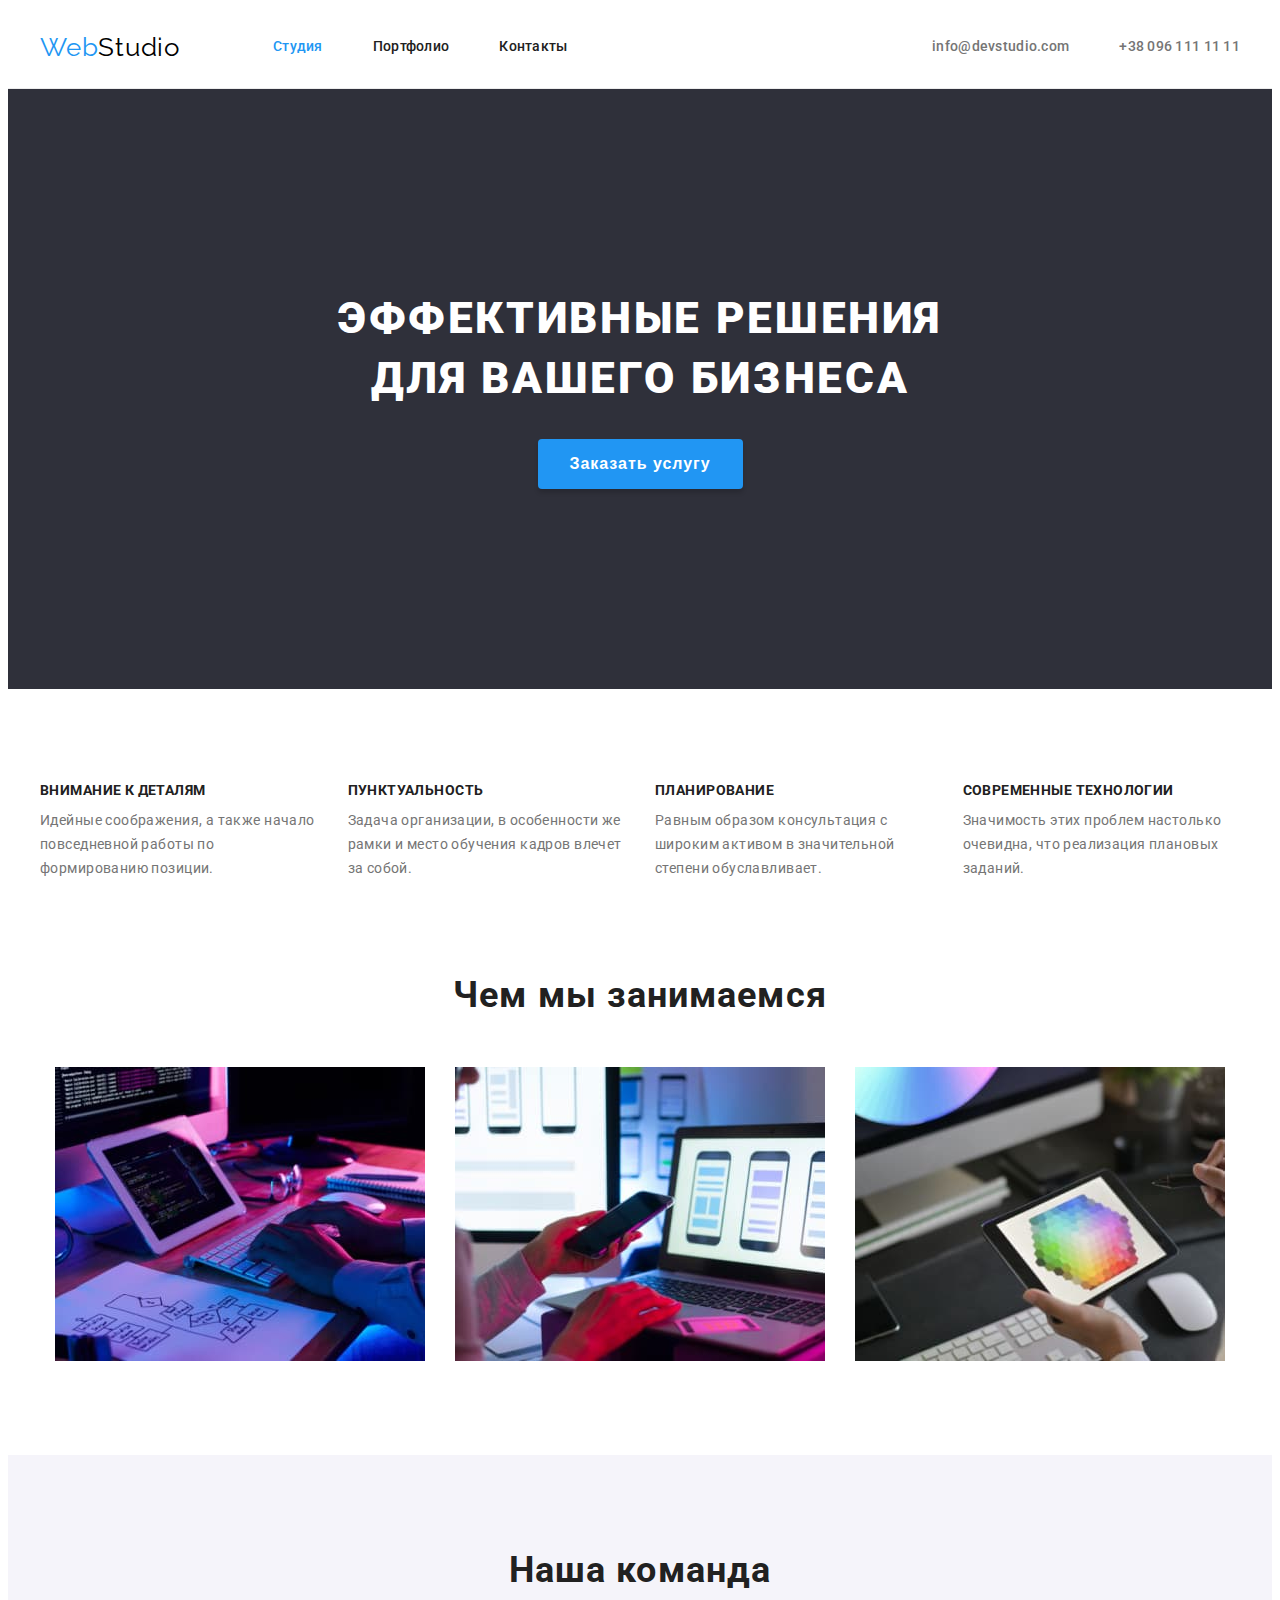
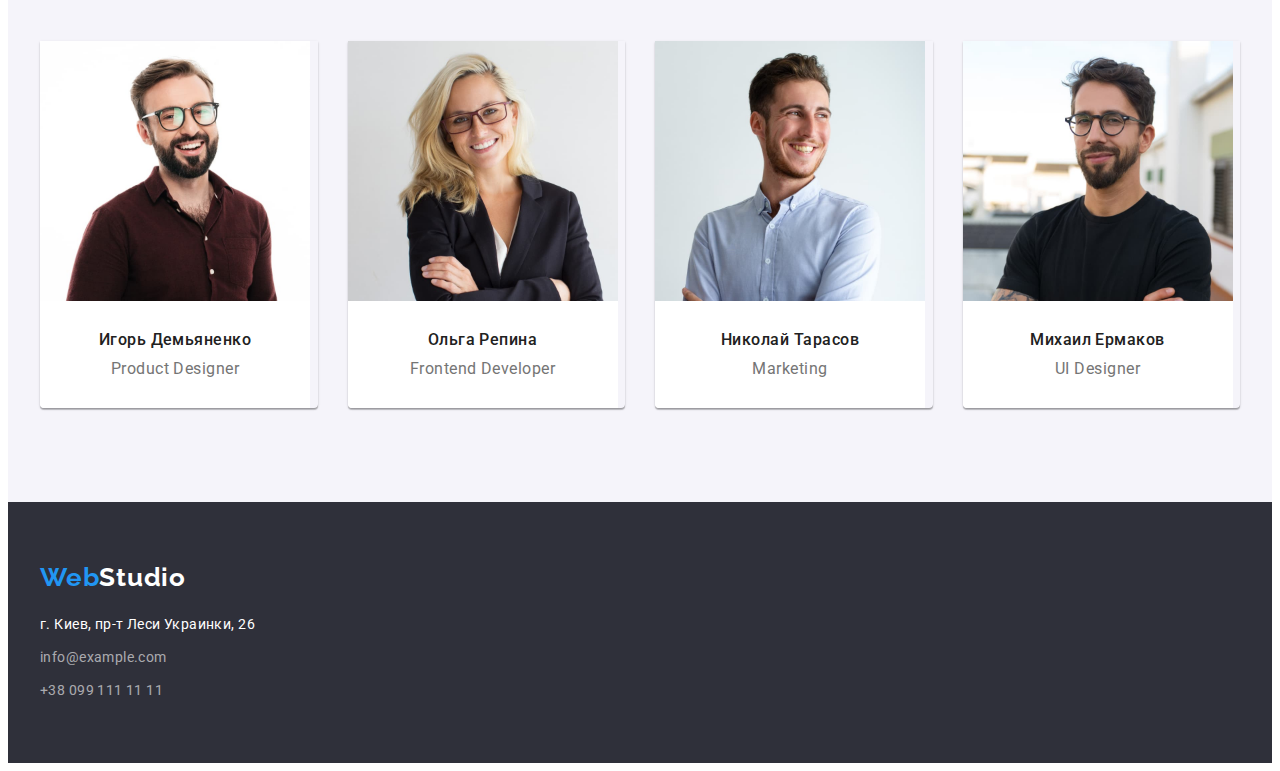
<file: index.html>
<!DOCTYPE html>
<html lang="ru">
  <head>
    <meta charset="UTF-8" />
    <meta http-equiv="X-UA-Compatible" content="IE=edge" />
    <meta name="viewport" content="width=device-width, initial-scale=1.0" />
    <title>WebStudio</title>
    <link rel="preconnect" href="https://fonts.gstatic.com" />
    <link
      href="https://fonts.googleapis.com/css2?family=Raleway:wght@700&family=Roboto:wght@400;500;700;900&display=swap"
      rel="stylesheet"
    />
    <link
      rel="stylesheet"
      href="https://cdnjs.cloudflare.com/ajax/libs/modern-normalize/1.1.0/modern-normalize.min.css"
      integrity="sha512-wpPYUAdjBVSE4KJnH1VR1HeZfpl1ub8YT/NKx4PuQ5NmX2tKuGu6U/JRp5y+Y8XG2tV+wKQpNHVUX03MfMFn9Q=="
      crossorigin="anonymous"
      referrerpolicy="no-referrer"
    />
    <link rel="stylesheet" href="./css/styles.css" />
  </head>
  <body>
    <!--==========================================HEADER======================================= -->
    <header class="header">
      <div class="container header-container">
        <nav class="navigation">
          <a class="logo-link link" href="./index.html">
            <span class="logo-edd-color">Web</span>Studio</a
          >
          <ul class="list menu">
            <li class="menu-item">
              <a class="menu-link link current" href="">Студия</a>
            </li>

            <li class="menu-item">
              <a class="link menu-link" href="./portfolio.html">Портфолио</a>
            </li>

            <li class="menu-item">
              <a class="link menu-link" href="">Контакты</a>
            </li>
          </ul>
        </nav>
        <ul class="list header-list">
          <li class="contact-list">
            <a class="contact-link link" href="mailto:info@devstudio.com">info@devstudio.com</a>
          </li>

          <li class="contact-list">
            <a class="contact-link link" href="tel:+380961111111">+38 096 111 11 11</a>
          </li>
        </ul>
      </div>
    </header>
    <!--==========================================MAIN============================================-->
    <main class="main-content">
      <!--============================HERO============================-->
      <section class="hero">
        <div class="container hero-container">
          <h1 class="hero-title">
            Эффективные решения <br />
            для вашего бизнеса
          </h1>
          <button class="hero-button" type="button">Заказать услугу</button>
        </div>
      </section>
      <!--=====================Features OF OUR COMPANY=================-->
      <section class="section">
        <div class="container feature-container">
          <h2 class="visually-hidden">Особенности</h2>
          <ul class="list feature-list">
            <li class="feature-list-item">
              <h3 class="feature-section-title">Внимание к деталям</h3>
              <p class="feature-text">
                Идейные соображения, а также начало повседневной работы по формированию позиции.
              </p>
            </li>
            <li class="feature-list-item">
              <h3 class="feature-section-title">Пунктуальность</h3>
              <p class="feature-text">
                Задача организации, в особенности же рамки и место обучения кадров влечет за собой.
              </p>
            </li>
            <li class="feature-list-item">
              <h3 class="feature-section-title">Планирование</h3>
              <p class="feature-text">
                Равным образом консультация с широким активом в значительной степени обуславливает.
              </p>
            </li>
            <li class="feature-list-item">
              <h3 class="feature-section-title">Современные технологии</h3>
              <p class="feature-text">
                Значимость этих проблем настолько очевидна, что реализация плановых заданий.
              </p>
            </li>
          </ul>
        </div>
      </section>
      <!--=========================WHAT-WE-DO=============================-->
      <section class="servises-section">
        <div class="container servises-container">
          <h2 class="section-title">Чем мы занимаемся</h2>
          <ul class="list servises-list">
            <li class="servises-item">
              <img
                src="./images/what-we-do/img-1.jpg"
                alt="человек пишет программу"
                width="370"
                height="294"
              />
            </li>
            <li class="servises-item">
              <img
                src="./images/what-we-do/img-2.jpg"
                alt="человек выбирает телефон"
                width="370"
                height="294"
              />
            </li>
            <li class="servises-item">
              <img
                src="./images/what-we-do/img-3.jpg"
                alt="человек выбирает цвет"
                width="370"
                height="294"
              />
            </li>
          </ul>
        </div>
      </section>
      <!--===========================TEAM==================================-->
      <section class="team-section section">
        <div class="container">
          <h2 class="section-title">Наша команда</h2>
          <ul class="list team-list">
            <li class="team-item">
              <img
                src="./images/team/igor-demyanenko.jpg"
                alt="Фотография Игоря"
                width="270"
                height="260"
              />
              <div class="team-card">
                <h3 class="team-title">Игорь Демьяненко</h3>
                <p class="team-section-text" lang="en">Product Designer</p>
              </div>
            </li>
            <li class="team-item">
              <img
                src="./images/team/olga-repina.jpg"
                alt="Фотография Ольги"
                width="270"
                height="260"
              />
              <div class="team-card">
                <h3 class="team-title">Ольга Репина</h3>
                <p class="team-section-text" lang="en">Frontend Developer</p>
              </div>
            </li>
            <li class="team-item">
              <img
                src="./images/team/nikolai-tarasov.jpg"
                alt="Фотография Николая"
                width="270"
                height="260"
              />
              <div class="team-card">
                <h3 class="team-title">Николай Тарасов</h3>
                <p class="team-section-text" lang="en">Marketing</p>
              </div>
            </li>
            <li class="team-item">
              <img
                src="./images/team/mikhail-yermakov.jpg"
                alt="Фотография Михаила"
                width="270"
                height="260"
              />
              <div class="team-card">
                <h3 class="team-title">Михаил Ермаков</h3>
                <p class="team-section-text" lang="en">UI Designer</p>
              </div>
            </li>
          </ul>
        </div>
      </section>
    </main>
    <!--========================FOOTER=========================-->
    <footer class="footer">
      <div class="container">
        <a class="logo-footer link" href="./index.html">
          <span class="logo-edd-color">Web</span>Studio</a
        >
        <address>
          <ul class="list">
            <li class="address-item">
              <a
                class="link location"
                href="https://goo.gl/maps/JiytWzf6D41wnPAV6"
                target="_blank"
                rel="noopener noreferrer"
                >г. Киев, пр-т Леси Украинки, 26</a
              >
            </li>
            <li class="address-item">
              <a class="link address-company" href="mailto:info@example.com">info@example.com</a>
            </li>
            <li class="address-item">
              <a class="link address-company" href="tel:+380991111111">+38 099 111 11 11</a>
            </li>
          </ul>
        </address>
      </div>
    </footer>
  </body>
</html>
</file>
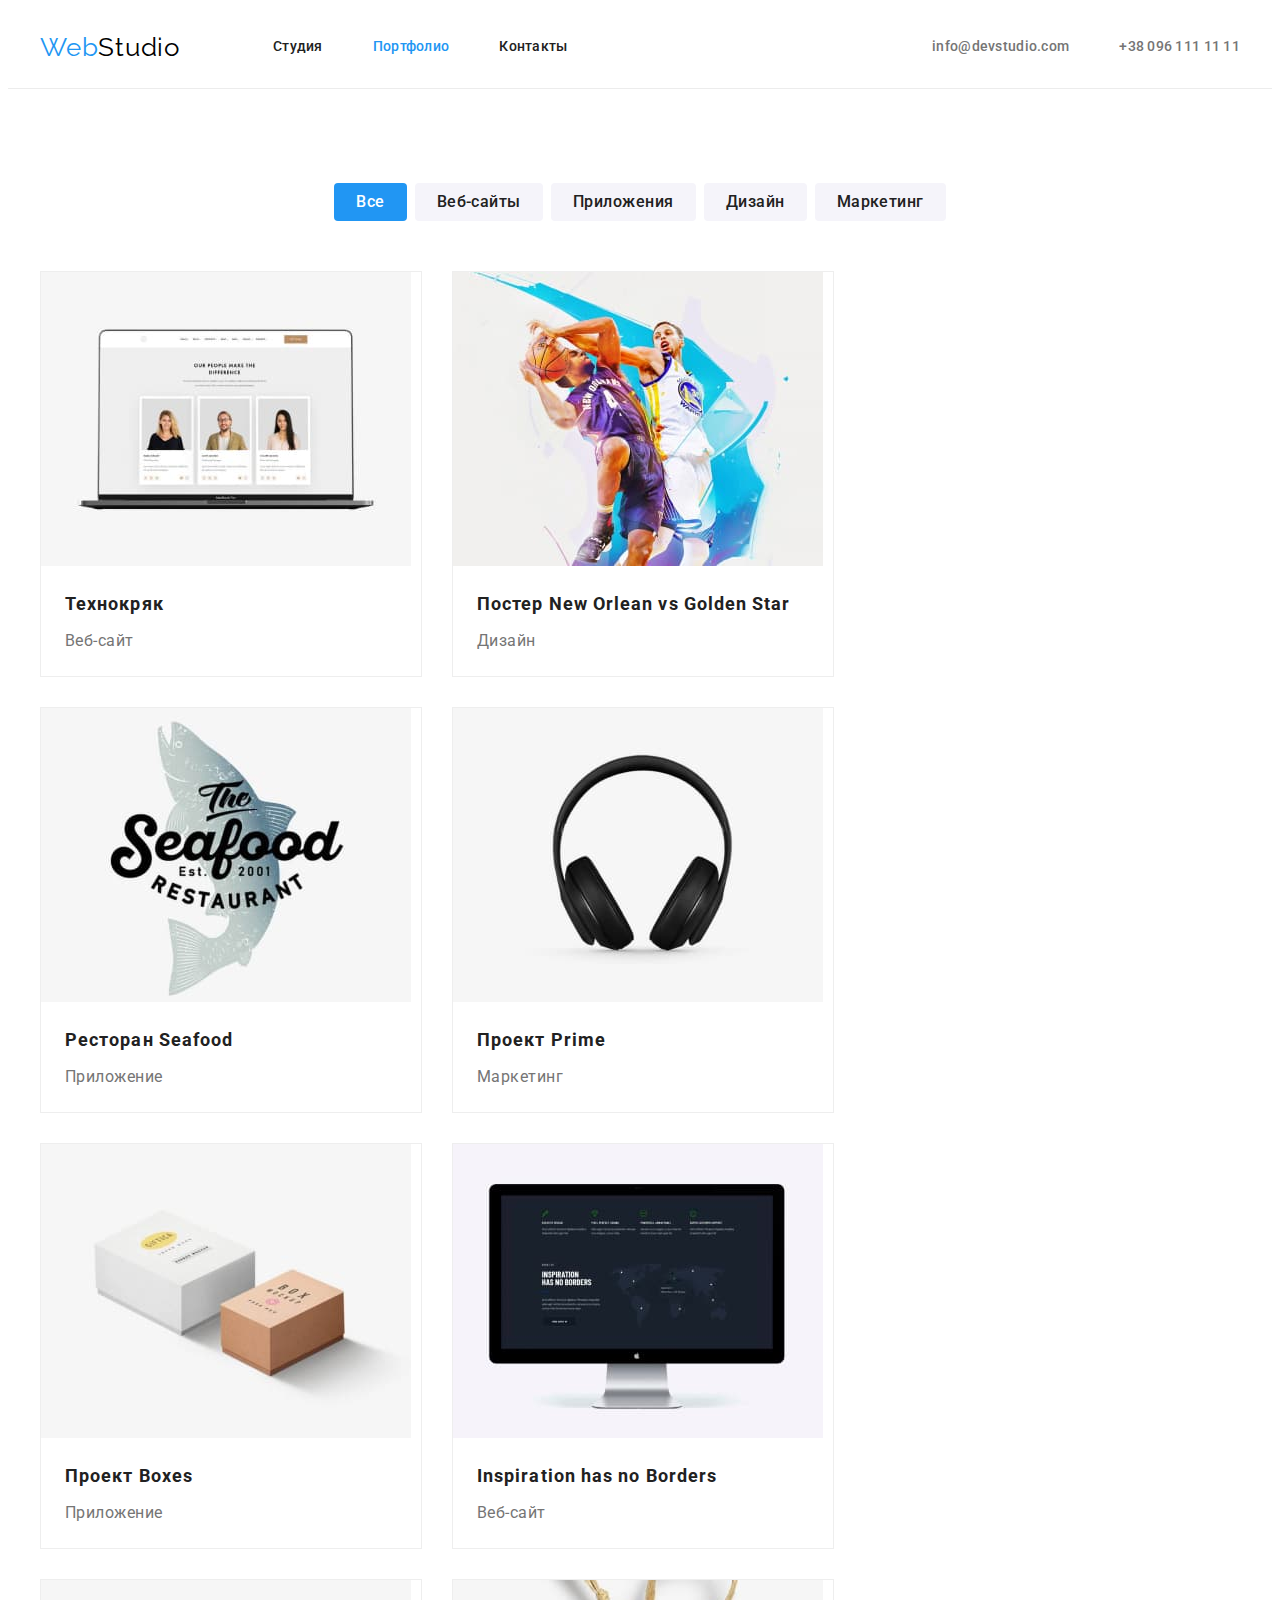
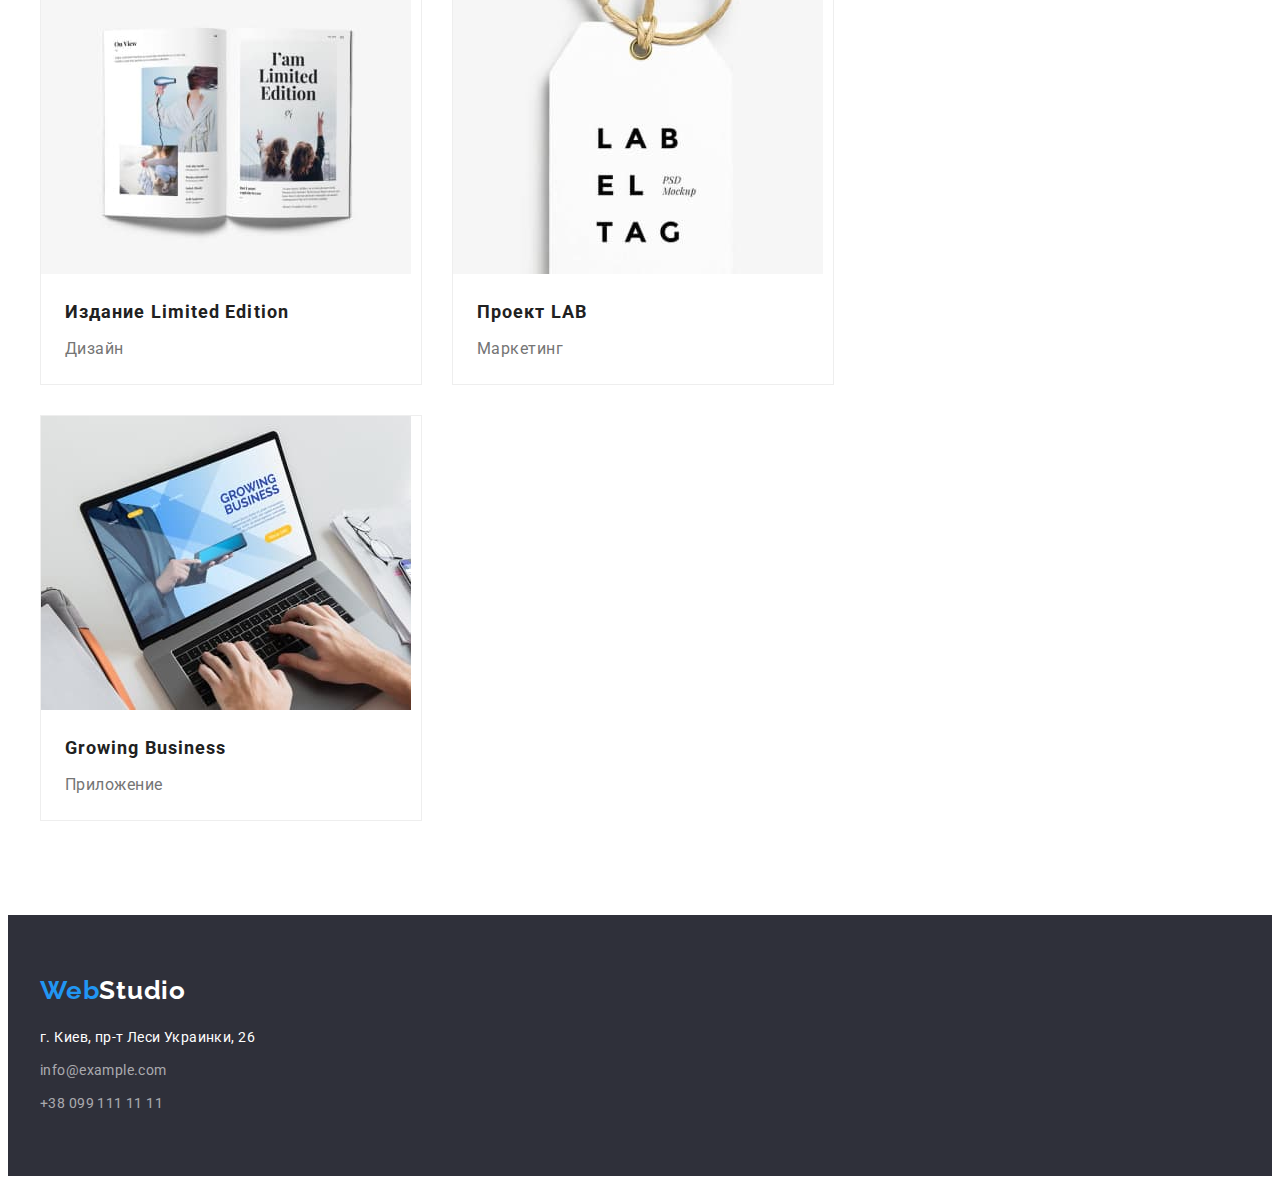
<file: portfolio.html>
<!DOCTYPE html>
<html lang="ru">
  <head>
    <meta charset="UTF-8" />
    <meta http-equiv="X-UA-Compatible" content="IE=edge" />
    <meta name="viewport" content="width=device-width, initial-scale=1.0" />
    <title>Portfolio</title>
    <link rel="preconnect" href="https://fonts.gstatic.com" />
    <link
      href="https://fonts.googleapis.com/css2?family=Raleway:wght@700&family=Roboto:wght@400;500;700;900&display=swap"
      rel="stylesheet"
    />
    <link
      rel="stylesheet"
      href="https://cdnjs.cloudflare.com/ajax/libs/modern-normalize/1.1.0/modern-normalize.min.css"
      integrity="sha512-wpPYUAdjBVSE4KJnH1VR1HeZfpl1ub8YT/NKx4PuQ5NmX2tKuGu6U/JRp5y+Y8XG2tV+wKQpNHVUX03MfMFn9Q=="
      crossorigin="anonymous"
      referrerpolicy="no-referrer"
    />
    <link rel="stylesheet" href="./css/styles.css" />
  </head>
  <body>
    <!--============================header================================== -->
    <header class="header">
      <div class="container header-container">
        <nav class="navigation">
          <a class="logo-link link" href="./index.html">
            <span class="logo-edd-color">Web</span>Studio</a
          >
          <ul class="list menu">
            <li class="menu-item">
              <a class="menu-link link" href="./index.html">Студия</a>
            </li>

            <li class="menu-item">
              <a class="link menu-link current" href="./portfolio.html">Портфолио</a>
            </li>

            <li class="menu-item">
              <a class="link menu-link" href="">Контакты</a>
            </li>
          </ul>
        </nav>
        <ul class="list header-list">
          <li class="contact-list">
            <a class="contact-link link" href="mailto:info@devstudio.com">info@devstudio.com</a>
          </li>

          <li class="contact-list">
            <a class="contact-link link" href="tel:+380961111111">+38 096 111 11 11</a>
          </li>
        </ul>
      </div>
    </header>
    <!--==============================main==============================================-->
    <main>
      <section class="section">
        <div class="container">
          <h1 class="visually-hidden">Галерея работ</h1>
          <ul class="list button-list">
            <li><button type="button" class="active portfolio-button">Все</button></li>
            <li><button type="button" class="portfolio-button">Веб-сайты</button></li>
            <li><button type="button" class="portfolio-button">Приложения</button></li>
            <li><button type="button" class="portfolio-button">Дизайн</button></li>
            <li><button type="button" class="portfolio-button">Маркетинг</button></li>
          </ul>
          <ul class="list gallery-list">
            <li class="gallery-item">
              <a href="" class="link work-reference">
                <img
                  src="./images/portfolio-art-gallery/technocrat.jpg"
                  alt="главная страница сайта, которая изображена на ноутбуке"
                  width="370"
                  height="294"
                />
                <div class="work-card">
                  <h2 class="work-title">Технокряк</h2>
                  <p class="portfolio-text">Веб-сайт</p>
                </div>
              </a>
            </li>
            <li class="gallery-item">
              <a href="" class="link work-reference">
                <img
                  src="./images/portfolio-art-gallery/new-orlean-vs-golden-star.jpg"
                  alt="баскетболисты сражаются за мяч"
                  width="370"
                  height="294"
                />
                <div class="work-card">
                  <h2 class="work-title">Постер <span>New Orlean vs Golden Star</span></h2>
                  <p class="portfolio-text">Дизайн</p>
                </div>
              </a>
            </li>
            <li class="gallery-item">
              <a href="" class="link work-reference">
                <img
                  src="./images/portfolio-art-gallery/seafood.jpg"
                  alt="логотип приложения"
                  width="370"
                  height="294"
                />
                <div class="work-card">
                  <h2 class="work-title">Ресторан <span lang="en">Seafood</span></h2>
                  <p class="portfolio-text">Приложение</p>
                </div>
              </a>
            </li>
            <li class="gallery-item">
              <a href="" class="link work-reference">
                <img
                  src="./images/portfolio-art-gallery/prime.jpg"
                  alt="наушники"
                  width="370"
                  height="294"
                />
                <div class="work-card">
                  <h2 class="work-title">Проект <span lang="en">Prime</span></h2>
                  <p class="portfolio-text">Маркетинг</p>
                </div>
              </a>
            </li>
            <li class="gallery-item">
              <a href="" class="link work-reference">
                <img
                  src="./images/portfolio-art-gallery/boxes.jpg"
                  alt="два прямоугольника, один белый другой коричневый"
                  width="370"
                  height="294"
                />
                <div class="work-card">
                  <h2 class="work-title">Проект <span lang="en">Boxes</span></h2>
                  <p class="portfolio-text">Приложение</p>
                </div>
              </a>
            </li>
            <li class="gallery-item">
              <a href="" class="link work-reference">
                <img
                  src="./images/portfolio-art-gallery/inspiration-has-no-borders.jpg"
                  alt="монитор на котором изображен сайт"
                  width="370"
                  height="294"
                />
                <div class="work-card">
                  <h2 class="work-title"><span lang="en">Inspiration has no Borders</span></h2>
                  <p class="portfolio-text">Веб-сайт</p>
                </div>
              </a>
            </li>
            <li class="gallery-item">
              <a href="" class="link work-reference">
                <img
                  src="./images/portfolio-art-gallery/limited-edition.jpg"
                  alt="брошура в виде книжки"
                  width="370"
                  height="294"
                />
                <div class="work-card">
                  <h2 class="work-title">Издание <span lang="en">Limited Edition</span></h2>
                  <p class="portfolio-text">Дизайн</p>
                </div>
              </a>
            </li>
            <li class="gallery-item">
              <a href="" class="link work-reference">
                <img
                  src="./images/portfolio-art-gallery/lab.jpg"
                  alt="бирка с надписью"
                  width="370"
                  height="294"
                />
                <div class="work-card">
                  <h2 class="work-title">Проект <span lang="en">LAB</span></h2>
                  <p class="portfolio-text">Маркетинг</p>
                </div>
              </a>
            </li>
            <li class="gallery-item">
              <a href="" class="link work-reference">
                <img
                  src="./images/portfolio-art-gallery/growing-business.jpg"
                  alt="человек печатает на ноутбуке"
                  width="370"
                  height="294"
                />
                <div class="work-card">
                  <h2 class="work-title"><span lang="en">Growing Business</span></h2>
                  <p class="portfolio-text">Приложение</p>
                </div>
              </a>
            </li>
          </ul>
        </div>
      </section>
    </main>
    <!--=======================================footer=======================================-->
    <footer class="footer">
      <div class="container">
        <a class="logo-footer link" href="./index.html">
          <span class="logo-edd-color">Web</span>Studio</a
        >
        <address>
          <ul class="list">
            <li class="address-item">
              <a
                class="link location"
                href="https://goo.gl/maps/JiytWzf6D41wnPAV6"
                target="_blank"
                rel="noopener noreferrer"
                >г. Киев, пр-т Леси Украинки, 26</a
              >
            </li>
            <li class="address-item">
              <a class="link address-company" href="mailto:info@example.com">info@example.com</a>
            </li>
            <li class="address-item">
              <a class="link address-company" href="tel:+380991111111">+38 099 111 11 11</a>
            </li>
          </ul>
        </address>
      </div>
    </footer>
  </body>
</html>
</file>
<file: css/styles.css>
:root {
  --main-font: 'Roboto', sans-serif;
  --secondary-font: 'Raleway', sans-serif;
  --master-leter-spacing: 0.03em;
  --basic-content-indentation: 30px;
  --accent-color: #2196f3;
  --master-text-color: #757575;
  --master-heder-color: #212121;
  --secondary-text-color: #ffffff;
}
h1,
h2,
h3,
h4,
h5,
h6,
p {
  margin-top: 0;
  margin-bottom: 0;
}

ul,
ol {
  margin-top: 0;
  margin-bottom: 0;
  padding-left: 0;
}

img {
  display: block;
  max-width: 100%;
}

.list {
  list-style: none;
}
.link {
  text-decoration: none;
}

body {
  font-family: var(--main-font);
  font-weight: 400;
}

.container {
  width: 1200px;
  margin: 0 auto;
  padding-left: 15px;
  padding-right: 15px;
}

.section {
  padding-top: 94px;
  padding-bottom: 94px;
}

/* ============= COMPONENTS ============= */
.section-title {
  margin-bottom: 50px;
  text-align: center;
  font-weight: 700;
  font-size: 36px;
  line-height: 1.17;
  letter-spacing: var(--master-leter-spacing);
  color: var(--master-heder-color);
}
.visually-hidden {
  position: absolute;
  white-space: nowrap;
  width: 1px;
  height: 1px;
  overflow: hidden;
  border: 0;
  padding: 0;
  clip: rect(0 0 0 0);
  clip-path: inset(50%);
  margin: -1px;
}

/* =====================HEADER=======================*/
.header {
  border-bottom: 1px solid #ececec;
  padding-top: 24px;
  padding-bottom: 25px;
}
.header-container {
  display: flex;
  flex-wrap: wrap;
  align-items: center;
}
.menu-link {
  display: flex;
  justify-content: center;
}
.menu-item:not(:first-child) {
  margin-left: 50px;
}
.menu-item:first-child {
  margin-left: 93px;
}

.logo-link {
  font-family: var(--secondary-font);
  font-weight: 400;
  font-size: 26px;
  line-height: 1.19;
  letter-spacing: var(--master-leter-spacing);
  color: #000000;
}
.logo-edd-color {
  color: #2196f3;
}
.menu,
.header-list {
  display: flex;
  flex-wrap: wrap;
  justify-content: center;
  align-items: center;
  margin-left: auto;

  font-weight: 500;
  font-size: 14px;
  line-height: 1.14;
  letter-spacing: 0.02em;
}
.contact-link {
  color: var(--master-text-color);
}
.contact-list:not(:first-child) {
  margin-left: 50px;
}
.navigation {
  display: flex;
  justify-content: center;
  align-items: center;
}
.menu-link {
  color: var(--master-heder-color);
}
.current {
  color: var(--accent-color);
}
.menu-link:hover,
.menu-link:focus {
  color: var(--accent-color);
}
.contact-link:hover,
.contact-link:focus {
  color: var(--accent-color);
}

/* =====================HERO========================= */
.hero {
  text-align: center;
  background-color: #2f303a;
  padding: 200px 0;
}

.hero-title {
  margin-bottom: 30px;

  font-weight: 900;
  font-size: 44px;
  line-height: 1.36;
  letter-spacing: 0.06em;
  text-transform: uppercase;
  color: var(--secondary-text-color);
}
.hero-button {
  border-radius: 4px;
  padding: 10px 32px;
  min-width: 200px;
  border: none;

  font-weight: 700;
  font-size: 16px;
  line-height: 1.88;
  letter-spacing: 0.06em;
  text-align: center;
  cursor: pointer;
  color: var(--secondary-text-color);
  background-color: var(--accent-color);
  box-shadow: 0px 4px 4px rgba(0, 0, 0, 0.15);
}
.hero-button:hover,
.hero-button:focus {
  background-color: #188ce8;
}
/* ====================MAIN========================= */

/* ============Features OF OUR COMPANY===============*/

.feature-list {
  display: flex;
  flex-wrap: wrap;
  justify-content: center;
  margin-left: calc(-1 * var(--basic-content-indentation));
}

.feature-list-item {
  margin-left: 30px;
  flex-basis: calc(100% / 4 - var(--basic-content-indentation));
}
.feature-section-title {
  margin-bottom: 10px;
  font-weight: 700;
  font-size: 14px;
  line-height: 1.14;
  letter-spacing: var(--master-leter-spacing);
  text-transform: uppercase;
  color: var(--master-heder-color);
}
.feature-text {
  font-size: 14px;
  line-height: 1.71;
  letter-spacing: var(--master-leter-spacing);
  color: var(--master-text-color);
}
/* <=========================servises============================= */
.servises-section {
  padding-bottom: 94px;
}
.servises-list {
  display: flex;
  flex-wrap: wrap;
  justify-content: center;
  margin-left: calc(-1 * var(--basic-content-indentation));
}
.servises-item {
  margin-left: var(--basic-content-indentation);
}
/* ==========================TEAM============================== */
.team-section {
  background-color: #f5f4fa;
}
.team-list {
  display: flex;
  flex-wrap: wrap;
  justify-content: center;
  margin-left: calc(-1 * var(--basic-content-indentation));
}
.team-item {
  margin-left: var(--basic-content-indentation);
  flex-basis: calc(100% / 4 - var(--basic-content-indentation));
  border-radius: 0px 0px 4px 4px;
  box-shadow: 0px 1px 3px rgba(0, 0, 0, 0.12), 0px 1px 1px rgba(0, 0, 0, 0.14),
    0px 2px 1px rgba(0, 0, 0, 0.2);
  overflow: hidden;
}
.team-card {
  padding-top: var(--basic-content-indentation);
  padding-bottom: var(--basic-content-indentation);
  width: 270px;
  text-align: center;
  background: #ffffff;
}

.team-title {
  margin-bottom: 10px;

  font-weight: 500;
  font-size: 16px;
  line-height: 1.18;
  letter-spacing: var(--master-leter-spacing);
  color: var(--master-heder-color);
}
.team-section-text {
  font-size: 16px;
  line-height: 1.18;
  letter-spacing: var(--master-leter-spacing);
  color: var(--master-text-color);
}
/* =======================FOOTER========================= */
.footer {
  background-color: #2f303a;
  padding-top: 60px;
  padding-bottom: 60px;
}
.logo-footer {
  display: inline-block;
  margin-bottom: 20px;

  font-family: Raleway;
  font-style: normal;
  font-weight: 700;
  font-size: 26px;
  line-height: 1.19;
  letter-spacing: var(--master-leter-spacing);
  color: var(--secondary-text-color);
}
.location {
  font-weight: 400;
  font-size: 14px;
  font-style: normal;
  line-height: 1.7;
  letter-spacing: var(--master-leter-spacing);
  color: var(--secondary-text-color);
}
.address-item:not(:last-child) {
  margin-bottom: 9px;
}
.address-company {
  font-style: normal;
  font-weight: 400;
  font-size: 14px;
  line-height: 1.7;
  letter-spacing: var(--master-leter-spacing);
  color: rgba(255, 255, 255, 0.6);
}

.location:hover,
.address-company:hover {
  color: var(--accent-color);
}
.location:focus,
.address-company:focus {
  color: var(--accent-color);
}
/* ======================PORTFOLIO============================= */
/* =====================ART GALLERY========== */
.button-list {
  display: flex;
  justify-content: center;
  margin-left: -8px;
  margin-bottom: 50px;
}
.portfolio-button {
  margin-left: 8px;
  padding: 6px 22px;

  border: none;
  border-radius: 4px;
  cursor: pointer;
  font-family: var(--main-font);
  font-weight: 500;
  font-size: 16px;
  line-height: 1.63;
  letter-spacing: var(--master-leter-spacing);
  color: var(--master-heder-color);
  background-color: #f5f4fa;
}
.active {
  color: var(--secondary-text-color);
  background-color: var(--accent-color);
}
.portfolio-button:hover,
.portfolio-button:focus {
  color: var(--secondary-text-color);
  background-color: var(--accent-color);
}

.gallery-list {
  display: flex;
  flex-wrap: wrap;
  margin-left: calc(-1 * var(--basic-content-indentation));
  margin-bottom: calc(-1 * var(--basic-content-indentation));
}
.gallery-item {
  margin-left: var(--basic-content-indentation);
  margin-bottom: var(--basic-content-indentation);
  flex-basis: calc(100% / 3 - var(--basic-content-indentation));

  border: 1px solid #eeeeee;
}
.work-card {
  background-color: #ffffff;
  padding: 20px 24px;
}
.gallery-item:hover {
  box-shadow: 0px 1px 1px rgba(0, 0, 0, 0.12), 0px 4px 4px rgba(0, 0, 0, 0.06),
    1px 4px 6px rgba(0, 0, 0, 0.16);
}

.work-title {
  margin-bottom: 4px;

  font-weight: 700;
  font-size: 18px;
  line-height: 2;
  letter-spacing: 0.06em;
  color: var(--master-heder-color);
}
.portfolio-text {
  font-size: 16px;
  line-height: 1.88;
  letter-spacing: var(--master-leter-spacing);
  color: var(--master-text-color);
}
</file>
